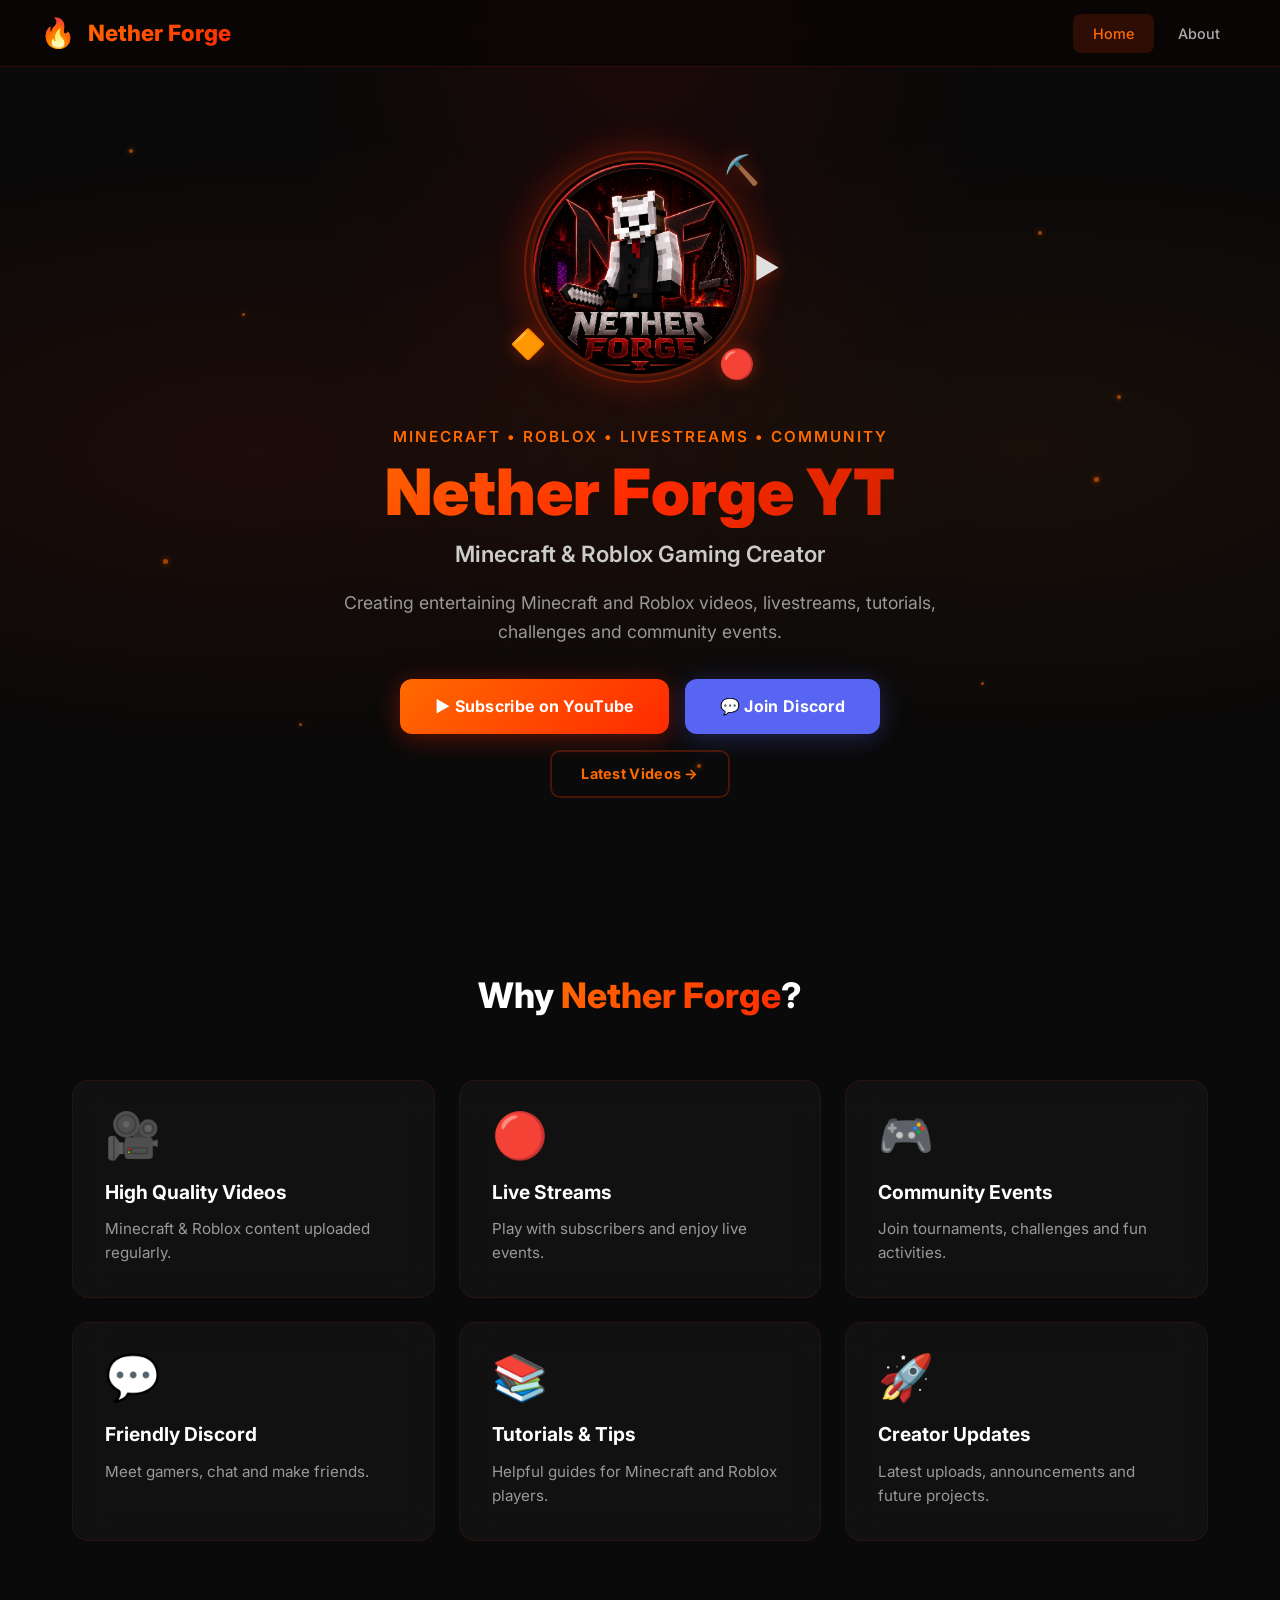
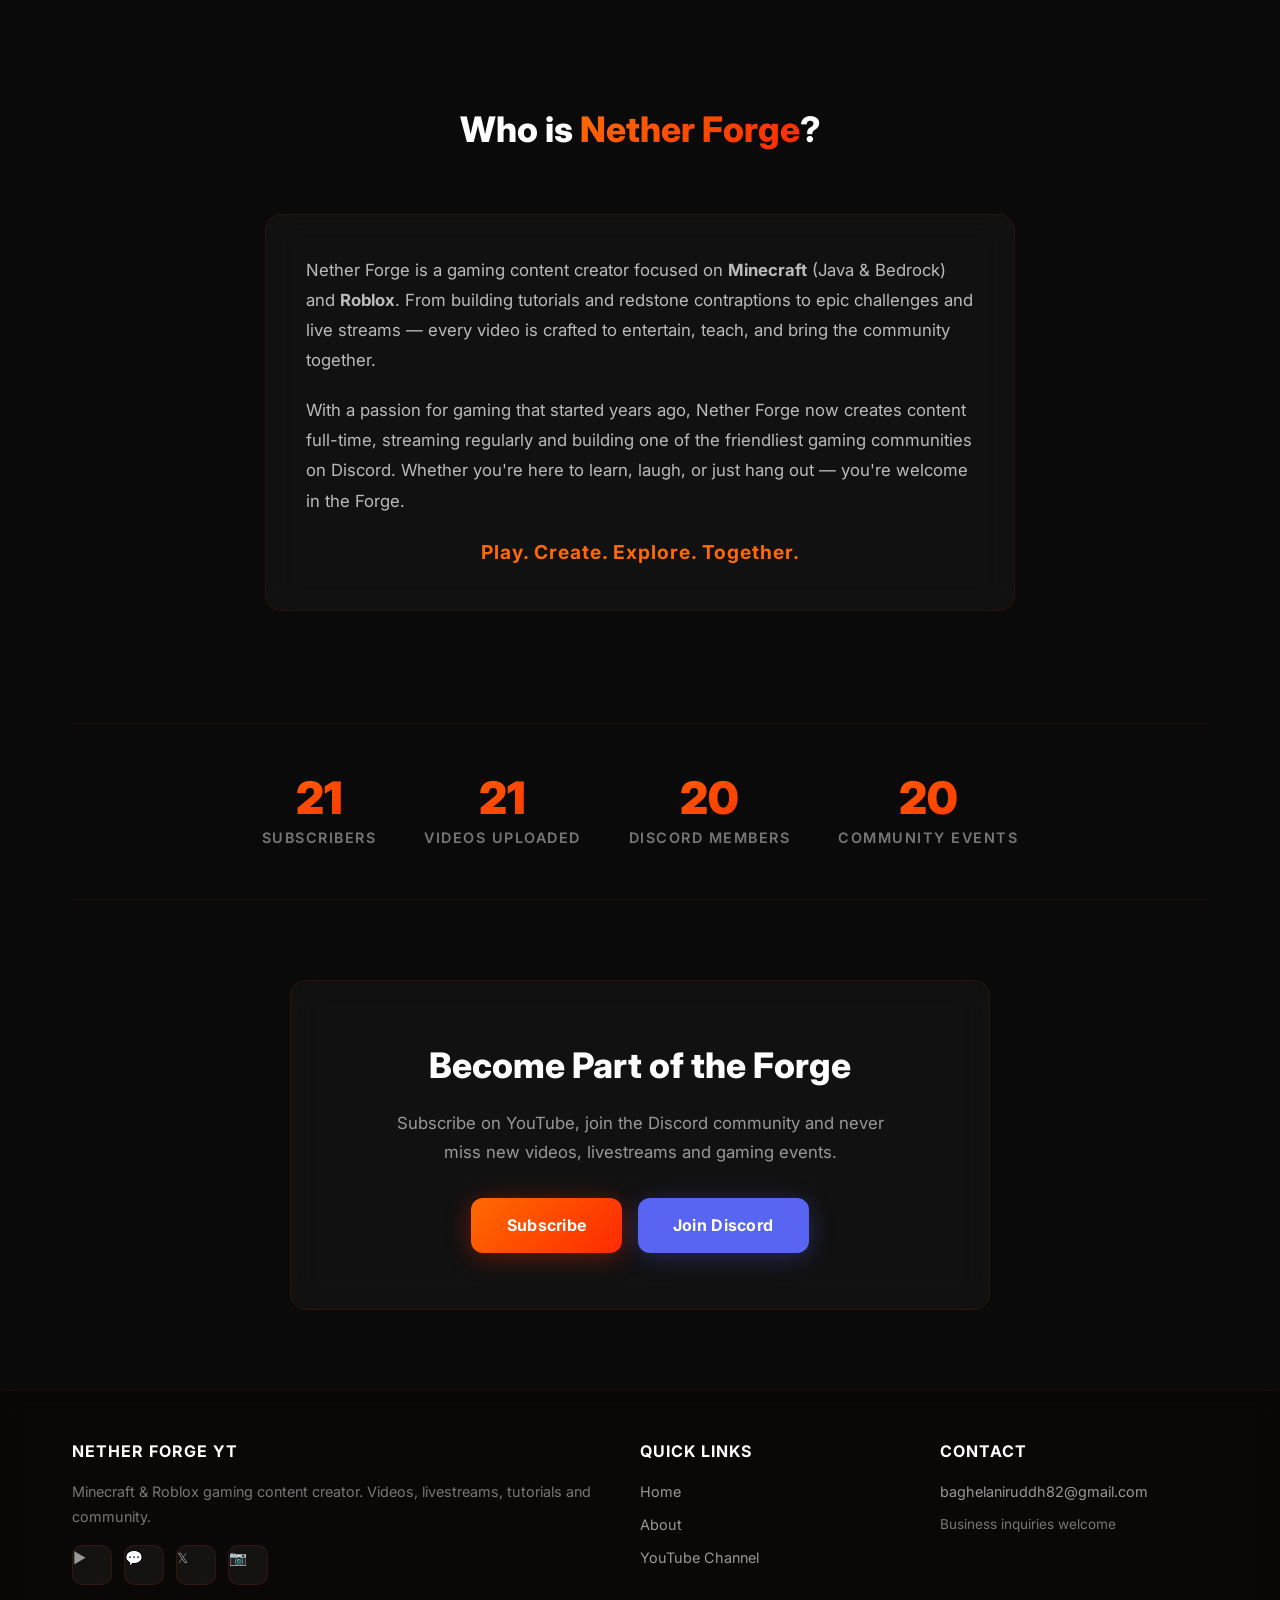
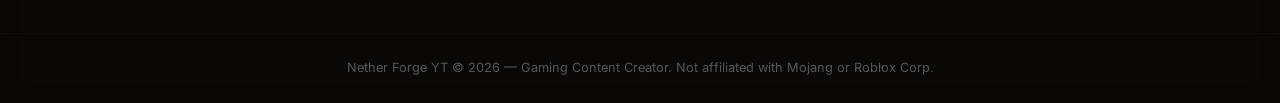
<file: index.html>
<!DOCTYPE html>
<html lang="en">
<head>
  <meta charset="UTF-8">
  <meta name="viewport" content="width=device-width, initial-scale=1.0">
  <title>Nether Forge YT — Minecraft & Roblox Gaming Creator</title>
  <link rel="stylesheet" href="styles.css">
  <link rel="preconnect" href="https://fonts.googleapis.com">
  <link href="https://fonts.googleapis.com/css2?family=Inter:wght@400;500;600;700;800;900&display=swap" rel="stylesheet">
</head>
<body>

<header>
  <div class="header-inner">
    <a href="index.html" class="logo">
      <span class="logo-icon">🔥</span>
      <span class="logo-text">Nether Forge</span>
    </a>
    <nav>
      <a href="index.html" class="active">Home</a>
      <a href="about.html">About</a>
    </nav>
  </div>
</header>

<main>
  <section class="hero">
    <div class="particles">
      <span class="particle" style="top:10%;left:5%;animation-delay:0s;width:4px;height:4px"></span>
      <span class="particle" style="top:30%;left:15%;animation-delay:0.5s;width:3px;height:3px"></span>
      <span class="particle" style="top:60%;left:8%;animation-delay:1s;width:5px;height:5px"></span>
      <span class="particle" style="top:80%;left:20%;animation-delay:1.5s;width:3px;height:3px"></span>
      <span class="particle" style="top:20%;left:85%;animation-delay:0.3s;width:4px;height:4px"></span>
      <span class="particle" style="top:50%;left:90%;animation-delay:0.8s;width:5px;height:5px"></span>
      <span class="particle" style="top:75%;left:80%;animation-delay:1.2s;width:3px;height:3px"></span>
      <span class="particle" style="top:40%;left:92%;animation-delay:1.7s;width:4px;height:4px"></span>
      <span class="particle" style="top:15%;left:50%;animation-delay:2s;width:3px;height:3px"></span>
      <span class="particle" style="top:85%;left:55%;animation-delay:0.2s;width:4px;height:4px"></span>
    </div>

    <div class="hero-content">
      <div class="hero-avatar-wrapper">
        <div class="hero-glow"></div>
        <div class="hero-avatar-ring"></div>
        <img src="netherforge-logo.png" alt="Nether Forge" class="hero-avatar">
        <div class="float-icon fi-minecraft">⛏️</div>
        <div class="float-icon fi-roblox">🔶</div>
        <div class="float-icon fi-youtube">▶️</div>
        <div class="float-icon fi-live">🔴</div>
      </div>

      <div class="hero-text">
        <p class="hero-tagline reveal">Minecraft • Roblox • Livestreams • Community</p>
        <h1 class="hero-title reveal">Nether Forge YT</h1>
        <p class="hero-subtitle reveal">Minecraft & Roblox Gaming Creator</p>
        <p class="hero-desc reveal">Creating entertaining Minecraft and Roblox videos, livestreams, tutorials, challenges and community events.</p>
        <div class="hero-btns reveal">
          <a href="https://www.youtube.com/channel/UCIg-tF-DZC6qQLjEi3MSdwg" target="_blank" class="btn btn-primary">▶ Subscribe on YouTube</a>
          <a href="#" class="btn btn-discord">💬 Join Discord</a>
        </div>
        <div class="hero-secondary-btn reveal">
          <a href="#" class="btn btn-ghost">Latest Videos →</a>
        </div>
      </div>
    </div>
  </section>

  <section class="section features-section">
    <h2 class="section-title reveal">Why <span>Nether Forge</span>?</h2>
    <div class="features">
      <div class="feature-card glass reveal">
        <div class="feature-icon">🎥</div>
        <h3>High Quality Videos</h3>
        <p>Minecraft & Roblox content uploaded regularly.</p>
      </div>
      <div class="feature-card glass reveal">
        <div class="feature-icon">🔴</div>
        <h3>Live Streams</h3>
        <p>Play with subscribers and enjoy live events.</p>
      </div>
      <div class="feature-card glass reveal">
        <div class="feature-icon">🎮</div>
        <h3>Community Events</h3>
        <p>Join tournaments, challenges and fun activities.</p>
      </div>
      <div class="feature-card glass reveal">
        <div class="feature-icon">💬</div>
        <h3>Friendly Discord</h3>
        <p>Meet gamers, chat and make friends.</p>
      </div>
      <div class="feature-card glass reveal">
        <div class="feature-icon">📚</div>
        <h3>Tutorials & Tips</h3>
        <p>Helpful guides for Minecraft and Roblox players.</p>
      </div>
      <div class="feature-card glass reveal">
        <div class="feature-icon">🚀</div>
        <h3>Creator Updates</h3>
        <p>Latest uploads, announcements and future projects.</p>
      </div>
    </div>
  </section>

  <section class="section about-section">
    <h2 class="section-title reveal">Who is <span>Nether Forge</span>?</h2>
    <div class="about-content glass reveal">
      <p>Nether Forge is a gaming content creator focused on <strong>Minecraft</strong> (Java & Bedrock) and <strong>Roblox</strong>. From building tutorials and redstone contraptions to epic challenges and live streams — every video is crafted to entertain, teach, and bring the community together.</p>
      <p>With a passion for gaming that started years ago, Nether Forge now creates content full-time, streaming regularly and building one of the friendliest gaming communities on Discord. Whether you're here to learn, laugh, or just hang out — you're welcome in the Forge.</p>
      <p><strong>Play. Create. Explore. Together.</strong></p>
    </div>
  </section>

  <div class="stats reveal">
    <div class="stat-item">
      <span class="stat-number" data-count="100">0</span>
      <span class="stat-label">Subscribers</span>
    </div>
    <div class="stat-item">
      <span class="stat-number" data-count="25">0</span>
      <span class="stat-label">Videos Uploaded</span>
    </div>
    <div class="stat-item">
      <span class="stat-number" data-count="50">0</span>
      <span class="stat-label">Discord Members</span>
    </div>
    <div class="stat-item">
      <span class="stat-number" data-count="24">0</span>
      <span class="stat-label">Community Events</span>
    </div>
  </div>

  <section class="section cta-section">
    <div class="cta-content glass reveal">
      <h2>Become Part of the Forge</h2>
      <p>Subscribe on YouTube, join the Discord community and never miss new videos, livestreams and gaming events.</p>
      <div class="hero-btns">
        <a href="https://www.youtube.com/channel/UCIg-tF-DZC6qQLjEi3MSdwg" target="_blank" class="btn btn-primary">Subscribe</a>
        <a href="#" class="btn btn-discord">Join Discord</a>
      </div>
    </div>
  </section>
</main>

<footer>
  <div class="footer-inner">
    <div class="footer-col">
      <h4>Nether Forge YT</h4>
      <p>Minecraft & Roblox gaming content creator. Videos, livestreams, tutorials and community.</p>
      <div class="footer-social">
        <a href="https://www.youtube.com/channel/UCIg-tF-DZC6qQLjEi3MSdwg" target="_blank" class="social-icon" title="YouTube">▶</a>
        <a href="#" class="social-icon" title="Discord">💬</a>
        <a href="#" class="social-icon" title="Twitter">𝕏</a>
        <a href="#" class="social-icon" title="Instagram">📷</a>
      </div>
    </div>
    <div class="footer-col">
      <h4>Quick Links</h4>
      <a href="index.html">Home</a>
      <a href="about.html">About</a>
      <a href="https://www.youtube.com/channel/UCIg-tF-DZC6qQLjEi3MSdwg" target="_blank">YouTube Channel</a>
    </div>
    <div class="footer-col">
      <h4>Contact</h4>
      <a href="mailto:baghelaniruddh82@gmail.com">baghelaniruddh82@gmail.com</a>
      <p style="color:#777;font-size:0.85rem;margin-top:0.5rem">Business inquiries welcome</p>
    </div>
  </div>
  <div class="footer-bottom">
    <p>Nether Forge YT &copy; 2026 — Gaming Content Creator. Not affiliated with Mojang or Roblox Corp.</p>
  </div>
</footer>

<script>
  function revealOnScroll() {
    const reveals = document.querySelectorAll('.reveal');
    const observer = new IntersectionObserver((entries) => {
      entries.forEach(entry => {
        if (entry.isIntersecting) {
          entry.target.classList.add('visible');
        }
      });
    }, { threshold: 0.1 });
    reveals.forEach(el => observer.observe(el));
  }

  function animateCounters() {
    const counters = document.querySelectorAll('.stat-number');
    const observer = new IntersectionObserver((entries) => {
      entries.forEach(entry => {
        if (entry.isIntersecting && !entry.target.dataset.animated) {
          entry.target.dataset.animated = 'true';
          const target = parseInt(entry.target.dataset.count);
          const duration = 2000;
          const step = Math.max(1, Math.floor(target / 60));
          let current = 0;
          const interval = setInterval(() => {
            current += step;
            if (current >= target) {
              current = target;
              clearInterval(interval);
            }
            entry.target.textContent = current.toLocaleString();
          }, duration / 60);
        }
      });
    }, { threshold: 0.5 });
    counters.forEach(el => observer.observe(el));
  }

  document.addEventListener('DOMContentLoaded', () => {
    revealOnScroll();
    animateCounters();
  });
</script>

</body>
</html>
</file>
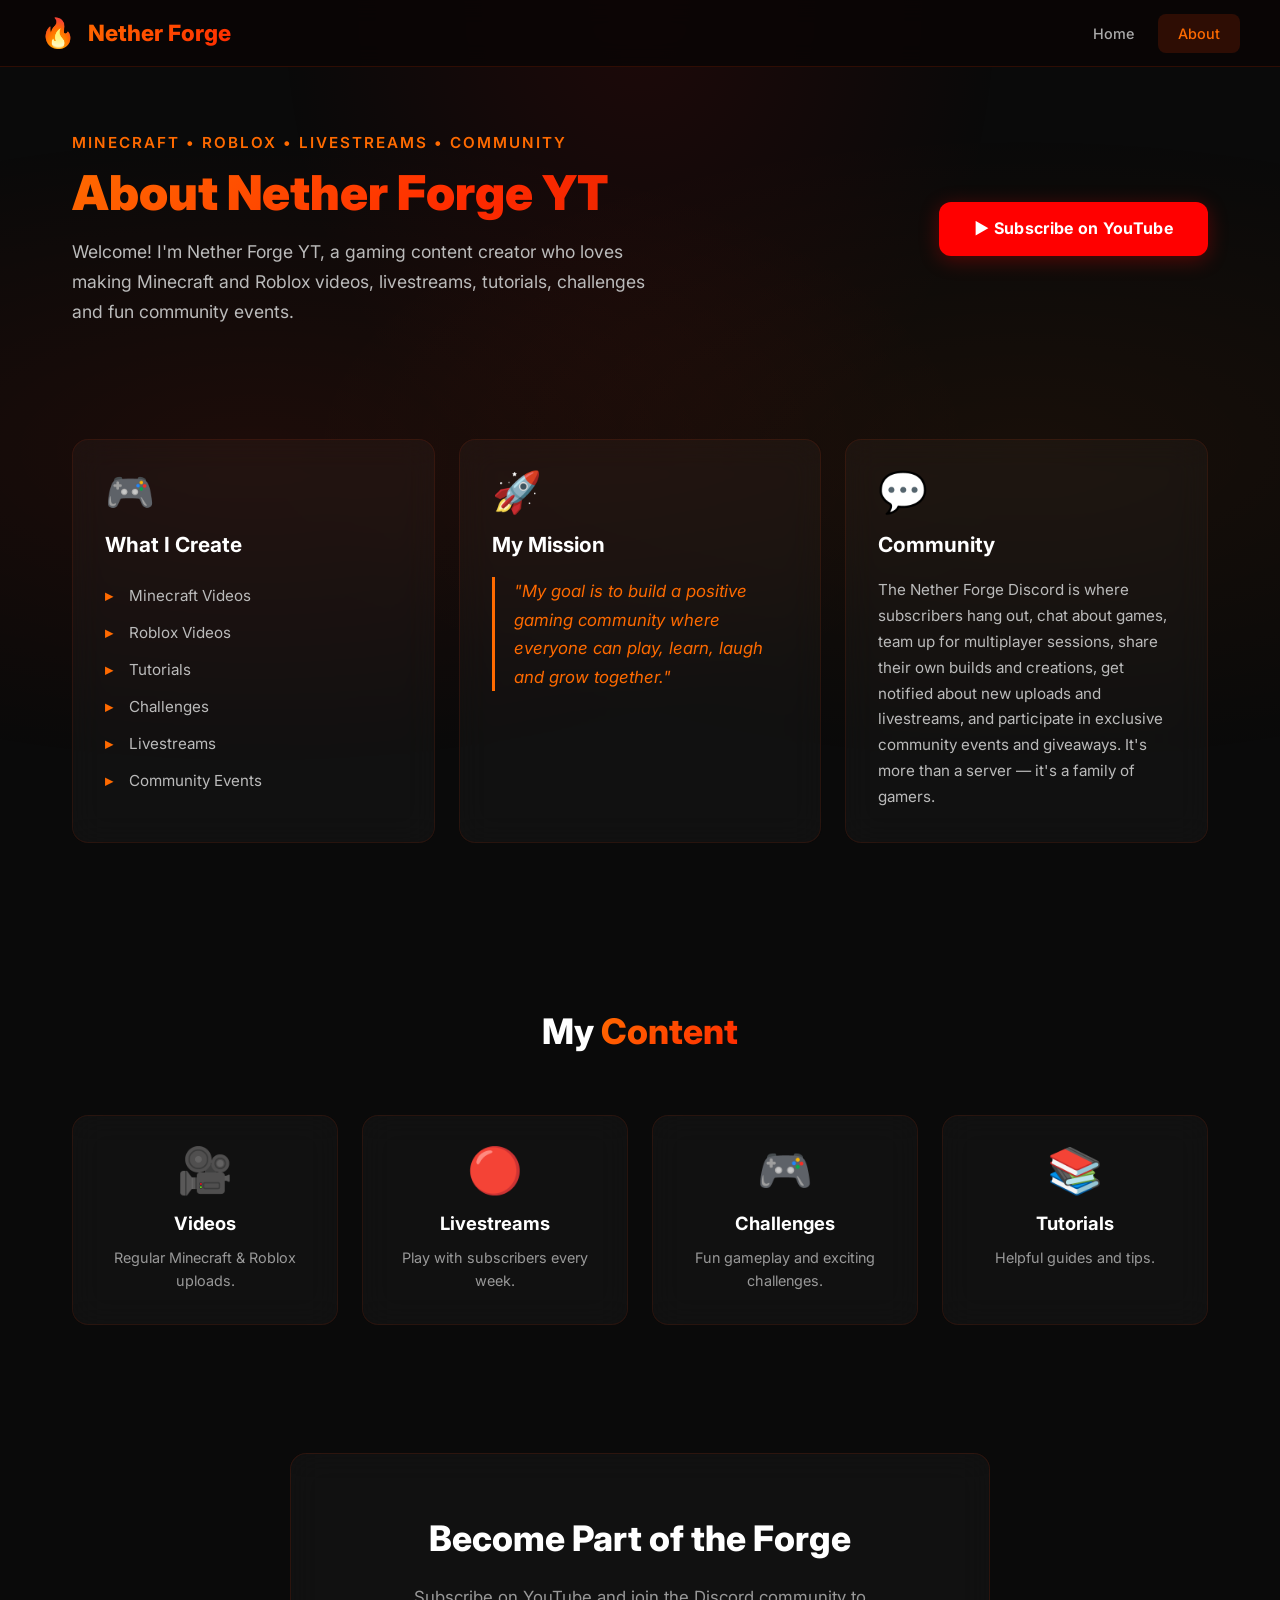
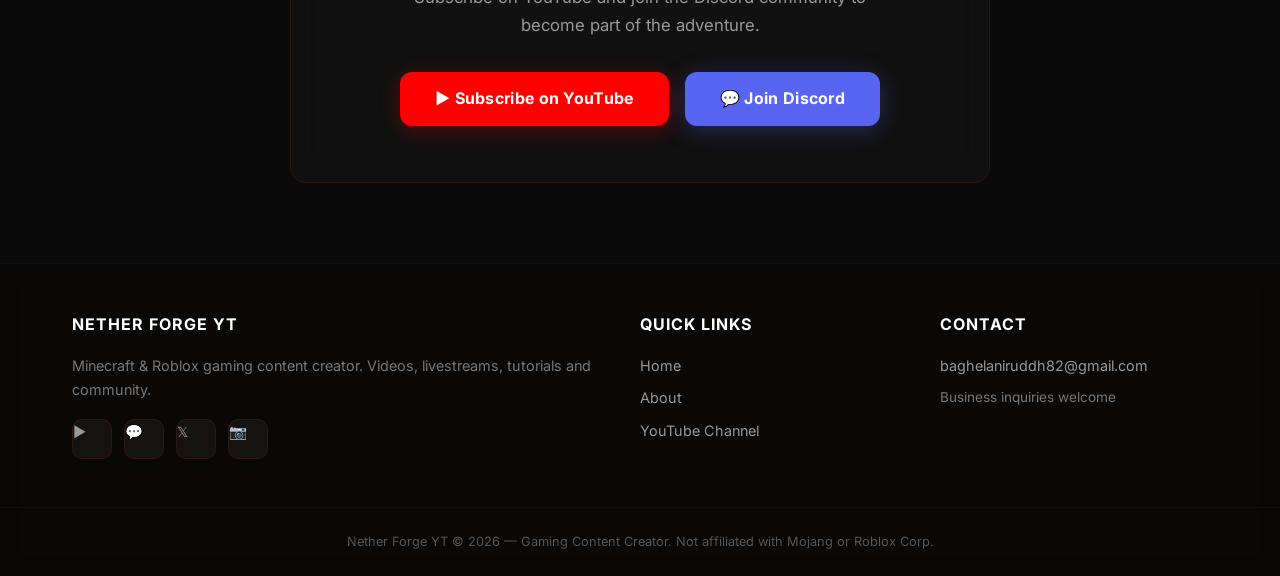
<file: about.html>
<!DOCTYPE html>
<html lang="en">
<head>
  <meta charset="UTF-8">
  <meta name="viewport" content="width=device-width, initial-scale=1.0">
  <title>About — Nether Forge YT</title>
  <link rel="stylesheet" href="styles.css">
  <link rel="preconnect" href="https://fonts.googleapis.com">
  <link href="https://fonts.googleapis.com/css2?family=Inter:wght@400;500;600;700;800;900&display=swap" rel="stylesheet">
</head>
<body>

<header>
  <div class="header-inner">
    <a href="index.html" class="logo">
      <span class="logo-icon">🔥</span>
      <span class="logo-text">Nether Forge</span>
    </a>
    <nav>
      <a href="index.html">Home</a>
      <a href="about.html" class="active">About</a>
    </nav>
  </div>
</header>

<main>
  <section class="about-hero">
    <div class="about-hero-content">
      <div class="about-hero-text">
        <p class="hero-tagline reveal">Minecraft • Roblox • Livestreams • Community</p>
        <h1 class="about-hero-title reveal">About Nether Forge YT</h1>
        <p class="about-hero-desc reveal">Welcome! I'm Nether Forge YT, a gaming content creator who loves making Minecraft and Roblox videos, livestreams, tutorials, challenges and fun community events.</p>
      </div>
      <div class="about-hero-btn reveal">
        <a href="https://www.youtube.com/channel/UCIg-tF-DZC6qQLjEi3MSdwg" target="_blank" class="btn btn-youtube btn-glow">▶ Subscribe on YouTube</a>
      </div>
    </div>
  </section>

  <section class="section about-cards-section">
    <div class="about-cards">
      <div class="about-card glass reveal">
        <div class="about-card-icon">🎮</div>
        <h3>What I Create</h3>
        <ul class="about-card-list">
          <li>Minecraft Videos</li>
          <li>Roblox Videos</li>
          <li>Tutorials</li>
          <li>Challenges</li>
          <li>Livestreams</li>
          <li>Community Events</li>
        </ul>
      </div>
      <div class="about-card glass reveal">
        <div class="about-card-icon">🚀</div>
        <h3>My Mission</h3>
        <blockquote class="about-quote">"My goal is to build a positive gaming community where everyone can play, learn, laugh and grow together."</blockquote>
      </div>
      <div class="about-card glass reveal">
        <div class="about-card-icon">💬</div>
        <h3>Community</h3>
        <p>The Nether Forge Discord is where subscribers hang out, chat about games, team up for multiplayer sessions, share their own builds and creations, get notified about new uploads and livestreams, and participate in exclusive community events and giveaways. It's more than a server — it's a family of gamers.</p>
      </div>
    </div>
  </section>

  <section class="section content-section">
    <h2 class="section-title reveal">My <span>Content</span></h2>
    <div class="content-grid">
      <div class="content-item glass reveal">
        <div class="content-item-icon">🎥</div>
        <h3>Videos</h3>
        <p>Regular Minecraft & Roblox uploads.</p>
      </div>
      <div class="content-item glass reveal">
        <div class="content-item-icon">🔴</div>
        <h3>Livestreams</h3>
        <p>Play with subscribers every week.</p>
      </div>
      <div class="content-item glass reveal">
        <div class="content-item-icon">🎮</div>
        <h3>Challenges</h3>
        <p>Fun gameplay and exciting challenges.</p>
      </div>
      <div class="content-item glass reveal">
        <div class="content-item-icon">📚</div>
        <h3>Tutorials</h3>
        <p>Helpful guides and tips.</p>
      </div>
    </div>
  </section>

  <section class="section cta-section">
    <div class="cta-content glass reveal">
      <h2>Become Part of the Forge</h2>
      <p>Subscribe on YouTube and join the Discord community to become part of the adventure.</p>
      <div class="hero-btns">
        <a href="https://www.youtube.com/channel/UCIg-tF-DZC6qQLjEi3MSdwg" target="_blank" class="btn btn-youtube">▶ Subscribe on YouTube</a>
        <a href="#" class="btn btn-discord">💬 Join Discord</a>
      </div>
    </div>
  </section>
</main>

<footer>
  <div class="footer-inner">
    <div class="footer-col">
      <h4>Nether Forge YT</h4>
      <p>Minecraft & Roblox gaming content creator. Videos, livestreams, tutorials and community.</p>
      <div class="footer-social">
        <a href="https://www.youtube.com/channel/UCIg-tF-DZC6qQLjEi3MSdwg" target="_blank" class="social-icon" title="YouTube">▶</a>
        <a href="#" class="social-icon" title="Discord">💬</a>
        <a href="#" class="social-icon" title="Twitter">𝕏</a>
        <a href="#" class="social-icon" title="Instagram">📷</a>
      </div>
    </div>
    <div class="footer-col">
      <h4>Quick Links</h4>
      <a href="index.html">Home</a>
      <a href="about.html">About</a>
      <a href="https://www.youtube.com/channel/UCIg-tF-DZC6qQLjEi3MSdwg" target="_blank">YouTube Channel</a>
    </div>
    <div class="footer-col">
      <h4>Contact</h4>
      <a href="mailto:baghelaniruddh82@gmail.com">baghelaniruddh82@gmail.com</a>
      <p style="color:#777;font-size:0.85rem;margin-top:0.5rem">Business inquiries welcome</p>
    </div>
  </div>
  <div class="footer-bottom">
    <p>Nether Forge YT &copy; 2026 — Gaming Content Creator. Not affiliated with Mojang or Roblox Corp.</p>
  </div>
</footer>

<script>
  function revealOnScroll() {
    const reveals = document.querySelectorAll('.reveal');
    const observer = new IntersectionObserver((entries) => {
      entries.forEach(entry => {
        if (entry.isIntersecting) {
          entry.target.classList.add('visible');
        }
      });
    }, { threshold: 0.1 });
    reveals.forEach(el => observer.observe(el));
  }
  document.addEventListener('DOMContentLoaded', revealOnScroll);
</script>

</body>
</html>
</file>
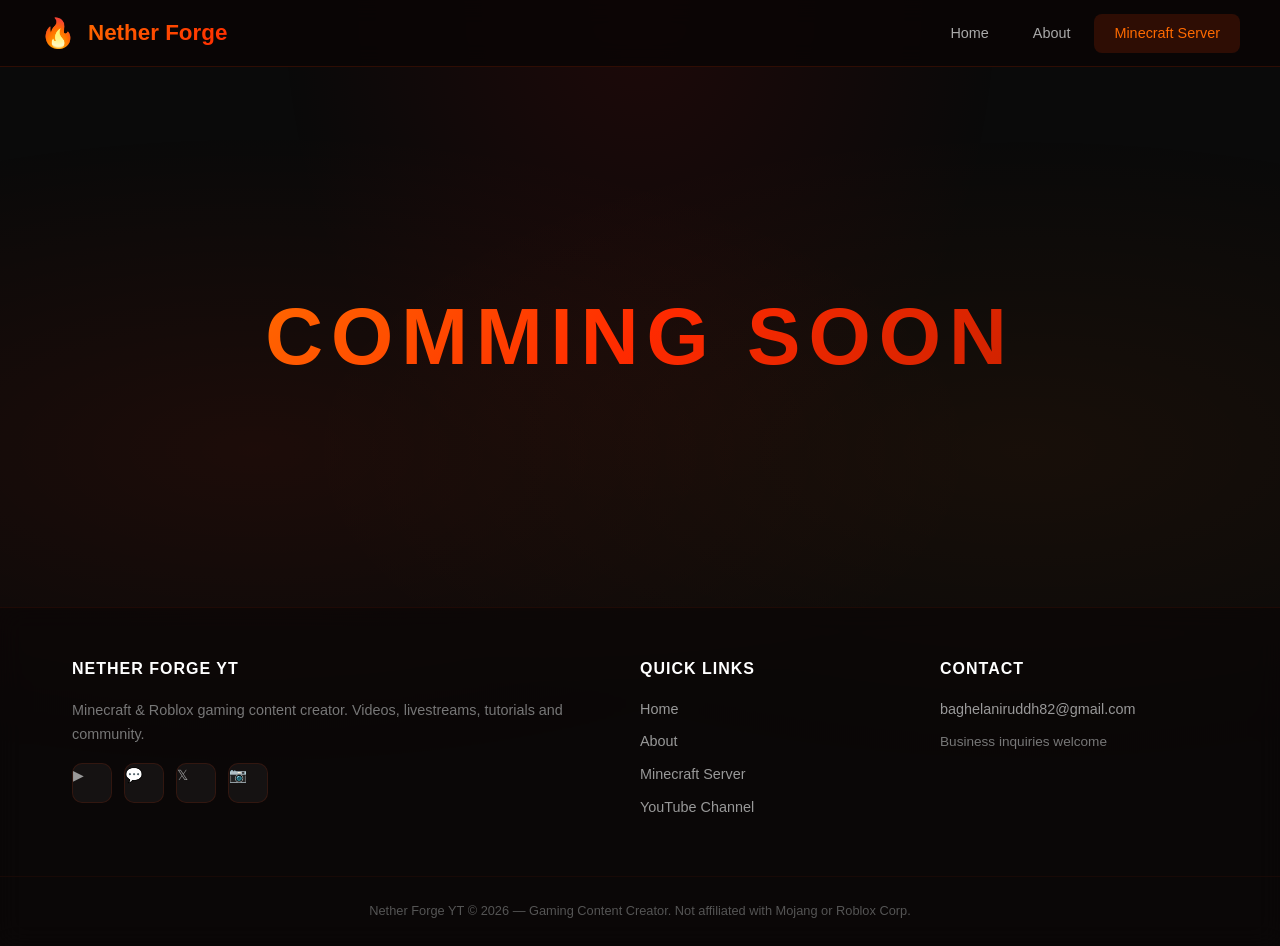
<file: minecraft-server.html>
<!DOCTYPE html>
<html lang="en">
<head>
  <meta charset="UTF-8">
  <meta name="viewport" content="width=device-width, initial-scale=1.0">
  <title>Minecraft Server — Nether Forge YT</title>
  <link rel="stylesheet" href="styles.css">
</head>
<body>

<header>
  <div class="header-inner">
    <a href="index.html" class="logo">
      <span class="logo-icon">🔥</span>
      <span class="logo-text">Nether Forge</span>
    </a>
    <nav>
      <a href="index.html">Home</a>
      <a href="about.html">About</a>
      <a href="minecraft-server.html" class="active">Minecraft Server</a>
    </nav>
  </div>
</header>

<main>
  <section class="coming-soon">
    <h1 class="coming-soon-text">COMMING SOON</h1>
  </section>
</main>

<footer>
  <div class="footer-inner">
    <div class="footer-col">
      <h4>Nether Forge YT</h4>
      <p>Minecraft & Roblox gaming content creator. Videos, livestreams, tutorials and community.</p>
      <div class="footer-social">
        <a href="https://www.youtube.com/channel/UCIg-tF-DZC6qQLjEi3MSdwg" target="_blank" class="social-icon" title="YouTube">▶</a>
        <a href="#" class="social-icon" title="Discord">💬</a>
        <a href="#" class="social-icon" title="Twitter">𝕏</a>
        <a href="#" class="social-icon" title="Instagram">📷</a>
      </div>
    </div>
    <div class="footer-col">
      <h4>Quick Links</h4>
      <a href="index.html">Home</a>
      <a href="about.html">About</a>
      <a href="minecraft-server.html">Minecraft Server</a>
      <a href="https://www.youtube.com/channel/UCIg-tF-DZC6qQLjEi3MSdwg" target="_blank">YouTube Channel</a>
    </div>
    <div class="footer-col">
      <h4>Contact</h4>
      <a href="mailto:baghelaniruddh82@gmail.com">baghelaniruddh82@gmail.com</a>
      <p style="color:#777;font-size:0.85rem;margin-top:0.5rem">Business inquiries welcome</p>
    </div>
  </div>
  <div class="footer-bottom">
    <p>Nether Forge YT &copy; 2026 — Gaming Content Creator. Not affiliated with Mojang or Roblox Corp.</p>
  </div>
</footer>

</body>
</html>
</file>
<file: styles.css>
* {
  margin: 0;
  padding: 0;
  box-sizing: border-box;
}

html {
  scroll-behavior: smooth;
}

body {
  font-family: 'Inter', 'Segoe UI', Tahoma, Geneva, Verdana, sans-serif;
  background: #0a0a0a;
  color: #e0e0e0;
  line-height: 1.6;
  min-height: 100vh;
  overflow-x: hidden;
}

body::before {
  content: '';
  position: fixed;
  top: 0; left: 0; right: 0; bottom: 0;
  background:
    radial-gradient(ellipse at 20% 50%, rgba(255, 40, 0, 0.08) 0%, transparent 50%),
    radial-gradient(ellipse at 80% 50%, rgba(255, 100, 0, 0.06) 0%, transparent 50%),
    radial-gradient(ellipse at 50% 0%, rgba(200, 0, 0, 0.1) 0%, transparent 40%);
  pointer-events: none;
  z-index: 0;
}

header {
  background: rgba(10, 5, 5, 0.85);
  backdrop-filter: blur(12px);
  -webkit-backdrop-filter: blur(12px);
  border-bottom: 1px solid rgba(255, 60, 0, 0.15);
  padding: 0.85rem 2rem;
  position: sticky;
  top: 0;
  z-index: 100;
}

.header-inner {
  max-width: 1200px;
  margin: 0 auto;
  display: flex;
  align-items: center;
  justify-content: space-between;
}

.logo {
  display: flex;
  align-items: center;
  gap: 0.75rem;
  text-decoration: none;
}

.logo-icon {
  font-size: 1.8rem;
  line-height: 1;
}

.logo-text {
  font-size: 1.4rem;
  font-weight: 800;
  background: linear-gradient(135deg, #ff6a00, #ff2a00);
  -webkit-background-clip: text;
  -webkit-text-fill-color: transparent;
  background-clip: text;
}

nav {
  display: flex;
  gap: 0.25rem;
}

nav a {
  color: #aaa;
  text-decoration: none;
  padding: 0.5rem 1.25rem;
  border-radius: 8px;
  font-weight: 500;
  transition: all 0.2s;
  font-size: 0.9rem;
}

nav a:hover,
nav a.active {
  color: #fff;
  background: rgba(255, 60, 0, 0.15);
}

nav a.active {
  color: #ff6a00;
}

main {
  max-width: 1200px;
  margin: 0 auto;
  padding: 0 2rem;
  position: relative;
  z-index: 1;
}

.section {
  padding: 5rem 0;
}

.section-title {
  font-size: 2.2rem;
  font-weight: 800;
  text-align: center;
  margin-bottom: 3.5rem;
  color: #fff;
}

.section-title span {
  background: linear-gradient(135deg, #ff6a00, #ff2a00);
  -webkit-background-clip: text;
  -webkit-text-fill-color: transparent;
  background-clip: text;
}

/* ========== REVEAL ANIMATIONS ========== */

.reveal {
  opacity: 0;
  transform: translateY(40px);
  transition: opacity 0.7s ease, transform 0.7s ease;
}

.reveal.visible {
  opacity: 1;
  transform: translateY(0);
}

/* ========== GLASSMORPHISM ========== */

.glass {
  background: rgba(255, 255, 255, 0.03);
  backdrop-filter: blur(16px);
  -webkit-backdrop-filter: blur(16px);
  border: 1px solid rgba(255, 60, 0, 0.1);
  border-radius: 16px;
}

/* ========== HERO SECTION ========== */

.hero {
  position: relative;
  min-height: calc(100vh - 80px);
  display: flex;
  align-items: center;
  justify-content: center;
  padding: 4rem 0;
  overflow: hidden;
}

.particles {
  position: absolute;
  top: 0; left: 0; right: 0; bottom: 0;
  pointer-events: none;
  z-index: 0;
}

.particle {
  position: absolute;
  width: 4px;
  height: 4px;
  background: #ff6a00;
  border-radius: 50%;
  opacity: 0.6;
  animation: floatParticle 4s ease-in-out infinite;
  box-shadow: 0 0 6px #ff6a00;
}

@keyframes floatParticle {
  0%, 100% { transform: translateY(0) scale(1); opacity: 0.4; }
  50% { transform: translateY(-30px) scale(1.5); opacity: 0.8; }
}

.hero-content {
  display: flex;
  flex-direction: column;
  align-items: center;
  gap: 3rem;
  position: relative;
  z-index: 1;
  text-align: center;
  max-width: 800px;
}

.hero-avatar-wrapper {
  position: relative;
  width: 220px;
  height: 220px;
  flex-shrink: 0;
}

.hero-glow {
  position: absolute;
  top: 50%;
  left: 50%;
  width: 300px;
  height: 300px;
  transform: translate(-50%, -50%);
  background: radial-gradient(circle, rgba(255, 60, 0, 0.3) 0%, transparent 70%);
  border-radius: 50%;
  animation: glowPulse 3s ease-in-out infinite;
}

@keyframes glowPulse {
  0%, 100% { transform: translate(-50%, -50%) scale(1); opacity: 0.6; }
  50% { transform: translate(-50%, -50%) scale(1.2); opacity: 1; }
}

.hero-avatar-ring {
  position: absolute;
  top: -6px;
  left: -6px;
  width: 232px;
  height: 232px;
  border: 2px solid rgba(255, 60, 0, 0.3);
  border-radius: 50%;
  animation: ringSpin 10s linear infinite;
}

@keyframes ringSpin {
  0% { transform: rotate(0deg); }
  100% { transform: rotate(360deg); }
}

.hero-avatar {
  width: 220px;
  height: 220px;
  border-radius: 50%;
  object-fit: cover;
  position: relative;
  z-index: 2;
  border: 3px solid rgba(255, 60, 0, 0.2);
  box-shadow: 0 0 40px rgba(255, 40, 0, 0.2);
}

.float-icon {
  position: absolute;
  font-size: 1.8rem;
  z-index: 3;
  animation: floatIcon 3s ease-in-out infinite;
  filter: drop-shadow(0 0 8px rgba(255, 60, 0, 0.4));
}

.fi-minecraft { top: -10px; right: -10px; animation-delay: 0s; }
.fi-roblox { bottom: 10px; left: -20px; animation-delay: 0.5s; }
.fi-youtube { top: 40%; right: -30px; animation-delay: 1s; }
.fi-live { bottom: -10px; right: -5px; animation-delay: 1.5s; }

@keyframes floatIcon {
  0%, 100% { transform: translateY(0); }
  50% { transform: translateY(-12px); }
}

.hero-tagline {
  font-size: 0.95rem;
  color: #ff6a00;
  font-weight: 600;
  letter-spacing: 2px;
  text-transform: uppercase;
  margin-bottom: 0.5rem;
}

.hero-title {
  font-size: 4rem;
  font-weight: 900;
  background: linear-gradient(135deg, #ff6a00, #ff2a00, #cc2200);
  -webkit-background-clip: text;
  -webkit-text-fill-color: transparent;
  background-clip: text;
  line-height: 1.1;
  margin-bottom: 0.5rem;
}

.hero-subtitle {
  font-size: 1.4rem;
  color: #ccc;
  font-weight: 600;
  margin-bottom: 1rem;
}

.hero-desc {
  font-size: 1.1rem;
  color: #999;
  max-width: 600px;
  margin: 0 auto 2rem;
  line-height: 1.7;
}

.hero-btns {
  display: flex;
  gap: 1rem;
  justify-content: center;
  flex-wrap: wrap;
}

.hero-secondary-btn {
  margin-top: 1rem;
}

/* ========== BUTTONS ========== */

.btn {
  display: inline-flex;
  align-items: center;
  gap: 0.5rem;
  padding: 0.9rem 2.2rem;
  border-radius: 12px;
  font-weight: 700;
  text-decoration: none;
  font-size: 1rem;
  transition: all 0.3s;
  cursor: pointer;
  border: none;
  letter-spacing: 0.3px;
}

.btn-primary {
  background: linear-gradient(135deg, #ff6a00, #ff2a00);
  color: #fff;
  box-shadow: 0 4px 25px rgba(255, 40, 0, 0.35);
}

.btn-primary:hover {
  transform: translateY(-3px);
  box-shadow: 0 8px 35px rgba(255, 40, 0, 0.5);
}

.btn-discord {
  background: #5865f2;
  color: #fff;
  box-shadow: 0 4px 25px rgba(88, 101, 242, 0.3);
}

.btn-discord:hover {
  transform: translateY(-3px);
  box-shadow: 0 8px 35px rgba(88, 101, 242, 0.45);
  background: #4752c4;
}

.btn-ghost {
  background: transparent;
  color: #ff6a00;
  border: 2px solid rgba(255, 60, 0, 0.25);
  padding: 0.65rem 1.8rem;
  font-size: 0.9rem;
  border-radius: 10px;
}

.btn-ghost:hover {
  border-color: #ff6a00;
  background: rgba(255, 60, 0, 0.08);
  transform: translateY(-2px);
}

.btn-youtube {
  background: #ff0000;
  color: #fff;
  box-shadow: 0 4px 20px rgba(255, 0, 0, 0.3);
}

.btn-youtube:hover {
  transform: translateY(-2px);
  box-shadow: 0 6px 30px rgba(255, 0, 0, 0.5);
  background: #cc0000;
}

/* ========== FEATURES ========== */

.features {
  display: grid;
  grid-template-columns: repeat(auto-fit, minmax(300px, 1fr));
  gap: 1.5rem;
}

.feature-card {
  padding: 2rem;
  transition: all 0.4s;
  position: relative;
  overflow: hidden;
}

.feature-card::before {
  content: '';
  position: absolute;
  top: 0;
  left: 0;
  right: 0;
  bottom: 0;
  background: linear-gradient(135deg, rgba(255, 60, 0, 0.05), transparent);
  opacity: 0;
  transition: opacity 0.4s;
  border-radius: 16px;
}

.feature-card:hover::before {
  opacity: 1;
}

.feature-card:hover {
  transform: translateY(-6px);
  border-color: rgba(255, 60, 0, 0.3);
  box-shadow: 0 12px 40px rgba(255, 40, 0, 0.1);
}

.feature-icon {
  font-size: 2.8rem;
  margin-bottom: 1.2rem;
  display: block;
  line-height: 1;
}

.feature-card h3 {
  font-size: 1.2rem;
  color: #fff;
  margin-bottom: 0.6rem;
  font-weight: 700;
}

.feature-card p {
  color: #999;
  font-size: 0.95rem;
  line-height: 1.6;
}

/* ========== ABOUT SECTION ========== */

.about-content {
  max-width: 750px;
  margin: 0 auto;
  padding: 2.5rem;
}

.about-content p {
  color: #bbb;
  margin-bottom: 1.2rem;
  font-size: 1.05rem;
  line-height: 1.8;
}

.about-content p:last-child {
  text-align: center;
  font-size: 1.2rem;
  color: #ff6a00;
  margin-bottom: 0;
  font-weight: 700;
  letter-spacing: 1px;
}

/* ========== STATS ========== */

.stats {
  display: flex;
  justify-content: center;
  gap: 3rem;
  flex-wrap: wrap;
  padding: 3rem 0;
  border-top: 1px solid rgba(255, 60, 0, 0.1);
  border-bottom: 1px solid rgba(255, 60, 0, 0.1);
  margin: 2rem 0;
}

.stat-item {
  text-align: center;
}

.stat-number {
  font-size: 2.8rem;
  font-weight: 900;
  background: linear-gradient(135deg, #ff6a00, #ff2a00);
  -webkit-background-clip: text;
  -webkit-text-fill-color: transparent;
  background-clip: text;
  display: block;
  line-height: 1.2;
}

.stat-label {
  color: #777;
  font-size: 0.9rem;
  text-transform: uppercase;
  letter-spacing: 1.5px;
  font-weight: 600;
}

/* ========== CTA SECTION ========== */

.cta-section {
  padding: 3rem 0 5rem;
}

.cta-content {
  text-align: center;
  padding: 3.5rem 2rem;
  max-width: 700px;
  margin: 0 auto;
  border: 1px solid rgba(255, 60, 0, 0.12);
}

.cta-content h2 {
  font-size: 2.2rem;
  color: #fff;
  margin-bottom: 1rem;
  font-weight: 800;
}

.cta-content p {
  color: #999;
  margin-bottom: 2rem;
  max-width: 500px;
  margin-left: auto;
  margin-right: auto;
  font-size: 1.05rem;
  line-height: 1.7;
}

/* ========== FOOTER ========== */

footer {
  border-top: 1px solid rgba(255, 60, 0, 0.08);
  position: relative;
  z-index: 1;
  background: rgba(10, 5, 5, 0.6);
  backdrop-filter: blur(12px);
  -webkit-backdrop-filter: blur(12px);
}

.footer-inner {
  max-width: 1200px;
  margin: 0 auto;
  padding: 3rem 2rem;
  display: grid;
  grid-template-columns: 2fr 1fr 1fr;
  gap: 2rem;
}

.footer-col h4 {
  color: #fff;
  font-size: 1rem;
  font-weight: 700;
  margin-bottom: 1rem;
  text-transform: uppercase;
  letter-spacing: 1px;
}

.footer-col p {
  color: #777;
  font-size: 0.9rem;
  line-height: 1.7;
}

.footer-col a {
  color: #999;
  text-decoration: none;
  display: block;
  margin-bottom: 0.6rem;
  font-size: 0.9rem;
  transition: color 0.2s;
}

.footer-col a:hover {
  color: #ff6a00;
}

.footer-social {
  display: flex;
  gap: 0.75rem;
  margin-top: 1rem;
}

.social-icon {
  width: 40px;
  height: 40px;
  border-radius: 10px;
  background: rgba(255, 255, 255, 0.05);
  border: 1px solid rgba(255, 60, 0, 0.12);
  display: flex;
  align-items: center;
  justify-content: center;
  font-size: 1.1rem;
  color: #ccc;
  text-decoration: none;
  transition: all 0.3s;
  margin-bottom: 0 !important;
}

.social-icon:hover {
  background: rgba(255, 60, 0, 0.15);
  border-color: #ff6a00;
  color: #ff6a00;
  transform: translateY(-3px);
}

.footer-bottom {
  text-align: center;
  padding: 1.5rem 2rem;
  color: #555;
  font-size: 0.8rem;
  border-top: 1px solid rgba(255, 60, 0, 0.06);
}

/* ========== COMING SOON PAGE ========== */

.coming-soon {
  display: flex;
  align-items: center;
  justify-content: center;
  min-height: 60vh;
  text-align: center;
}

.coming-soon-text {
  font-size: 5rem;
  font-weight: 900;
  background: linear-gradient(135deg, #ff6a00, #ff2a00, #cc2200);
  -webkit-background-clip: text;
  -webkit-text-fill-color: transparent;
  background-clip: text;
  letter-spacing: 8px;
  text-transform: uppercase;
  animation: pulse 2s ease-in-out infinite;
}

@keyframes pulse {
  0%, 100% { transform: scale(1); }
  50% { transform: scale(1.05); }
}

/* ========== ABOUT PAGE ========== */

.about-hero {
  padding: 4rem 0 2rem;
}

.about-hero-content {
  display: flex;
  align-items: center;
  justify-content: space-between;
  gap: 3rem;
}

.about-hero-text {
  flex: 1;
}

.about-hero-title {
  font-size: 3rem;
  font-weight: 900;
  background: linear-gradient(135deg, #ff6a00, #ff2a00, #cc2200);
  -webkit-background-clip: text;
  -webkit-text-fill-color: transparent;
  background-clip: text;
  margin-bottom: 1rem;
  line-height: 1.2;
}

.about-hero-desc {
  font-size: 1.1rem;
  color: #bbb;
  line-height: 1.7;
  max-width: 600px;
}

.about-hero-btn {
  flex-shrink: 0;
}

.btn-glow {
  animation: btnGlow 2s ease-in-out infinite;
}

@keyframes btnGlow {
  0%, 100% { box-shadow: 0 4px 25px rgba(255, 0, 0, 0.3); }
  50% { box-shadow: 0 4px 45px rgba(255, 0, 0, 0.6); }
}

.about-cards {
  display: grid;
  grid-template-columns: repeat(auto-fit, minmax(300px, 1fr));
  gap: 1.5rem;
}

.about-card {
  padding: 2rem;
  transition: all 0.4s;
}

.about-card:hover {
  transform: translateY(-6px);
  border-color: rgba(255, 60, 0, 0.3);
  box-shadow: 0 12px 40px rgba(255, 40, 0, 0.1);
}

.about-card-icon {
  font-size: 2.5rem;
  margin-bottom: 1rem;
  line-height: 1;
}

.about-card h3 {
  font-size: 1.3rem;
  color: #fff;
  font-weight: 700;
  margin-bottom: 1rem;
}

.about-card p {
  color: #bbb;
  font-size: 0.95rem;
  line-height: 1.7;
}

.about-card-list {
  list-style: none;
  padding: 0;
}

.about-card-list li {
  color: #bbb;
  padding: 0.4rem 0;
  font-size: 0.95rem;
  position: relative;
  padding-left: 1.5rem;
}

.about-card-list li::before {
  content: '▸';
  position: absolute;
  left: 0;
  color: #ff6a00;
  font-weight: 700;
}

.about-quote {
  color: #ff6a00;
  font-size: 1.05rem;
  font-style: italic;
  line-height: 1.7;
  border-left: 3px solid #ff6a00;
  padding-left: 1.2rem;
  margin: 0;
}

.content-grid {
  display: grid;
  grid-template-columns: repeat(auto-fit, minmax(220px, 1fr));
  gap: 1.5rem;
}

.content-item {
  padding: 2rem;
  text-align: center;
  transition: all 0.4s;
}

.content-item:hover {
  transform: translateY(-6px);
  border-color: rgba(255, 60, 0, 0.3);
  box-shadow: 0 12px 40px rgba(255, 40, 0, 0.1);
}

.content-item-icon {
  font-size: 2.8rem;
  margin-bottom: 1rem;
  line-height: 1;
}

.content-item h3 {
  font-size: 1.15rem;
  color: #fff;
  font-weight: 700;
  margin-bottom: 0.5rem;
}

.content-item p {
  color: #999;
  font-size: 0.9rem;
  line-height: 1.6;
}

/* ========== OLD ABOUT PAGE STYLES (kept for compatibility) ========== */

.page-header {
  text-align: center;
  padding: 3rem 1rem 2rem;
}

.page-header h1 {
  font-size: 2.5rem;
  color: #fff;
  margin-bottom: 0.5rem;
  display: flex;
  align-items: center;
  justify-content: center;
  gap: 0.75rem;
}

.page-header p {
  color: #999;
  font-size: 1.1rem;
}

.yt-text-link {
  color: #ff0000;
  font-size: 1rem;
  font-weight: 700;
  text-decoration: none;
  border: 2px solid #ff0000;
  padding: 0.4rem 1rem;
  border-radius: 8px;
  transition: all 0.2s;
  white-space: nowrap;
}

.yt-text-link:hover {
  background: #ff0000;
  color: #fff;
}

.content-card {
  background: rgba(255, 255, 255, 0.02);
  backdrop-filter: blur(12px);
  -webkit-backdrop-filter: blur(12px);
  border: 1px solid rgba(255, 60, 0, 0.1);
  border-radius: 16px;
  padding: 2rem;
  margin-bottom: 2rem;
}

.content-card h2 {
  color: #ff6a00;
  font-size: 1.4rem;
  margin-bottom: 1rem;
}

.content-card p {
  color: #bbb;
  margin-bottom: 0.75rem;
  font-size: 1rem;
  line-height: 1.7;
}

/* ========== RESPONSIVE ========== */

@media (max-width: 768px) {
  .hero-title {
    font-size: 2.5rem;
  }
  .hero-subtitle {
    font-size: 1.1rem;
  }
  .hero-desc {
    font-size: 1rem;
  }
  .hero-avatar-wrapper {
    width: 160px;
    height: 160px;
  }
  .hero-avatar {
    width: 160px;
    height: 160px;
  }
  .hero-avatar-ring {
    width: 172px;
    height: 172px;
  }
  .hero-glow {
    width: 220px;
    height: 220px;
  }
  .float-icon {
    font-size: 1.3rem;
  }
  .fi-minecraft { top: -5px; right: -5px; }
  .fi-roblox { bottom: 5px; left: -10px; }
  .fi-youtube { top: 35%; right: -15px; }
  .fi-live { bottom: -5px; right: 0; }
  .hero-btns {
    flex-direction: column;
    align-items: center;
  }
  .btn {
    width: 100%;
    max-width: 300px;
    justify-content: center;
  }
  .features {
    grid-template-columns: 1fr;
  }
  .section-title {
    font-size: 1.8rem;
  }
  .stats {
    gap: 1.5rem;
  }
  .stat-number {
    font-size: 2rem;
  }
  .footer-inner {
    grid-template-columns: 1fr;
    text-align: center;
  }
  .footer-social {
    justify-content: center;
  }
  nav a {
    padding: 0.4rem 0.8rem;
    font-size: 0.8rem;
  }
  .logo-text {
    font-size: 1.1rem;
  }
  main {
    padding: 0 1rem;
  }
  header {
    padding: 0.75rem 1rem;
  }
  .coming-soon-text {
    font-size: 2.5rem;
    letter-spacing: 4px;
  }
  .page-header h1 {
    font-size: 1.8rem;
    flex-direction: column;
  }
  .about-hero-content {
    flex-direction: column;
    text-align: center;
  }
  .about-hero-desc {
    max-width: 100%;
  }
  .about-hero-title {
    font-size: 2.2rem;
  }
  .about-cards {
    grid-template-columns: 1fr;
  }
  .content-grid {
    grid-template-columns: 1fr 1fr;
  }
}

@media (min-width: 769px) and (max-width: 1024px) {
  .features {
    grid-template-columns: repeat(2, 1fr);
  }
  .footer-inner {
    grid-template-columns: 1fr 1fr;
  }
  .hero-title {
    font-size: 3rem;
  }
}
</file>
